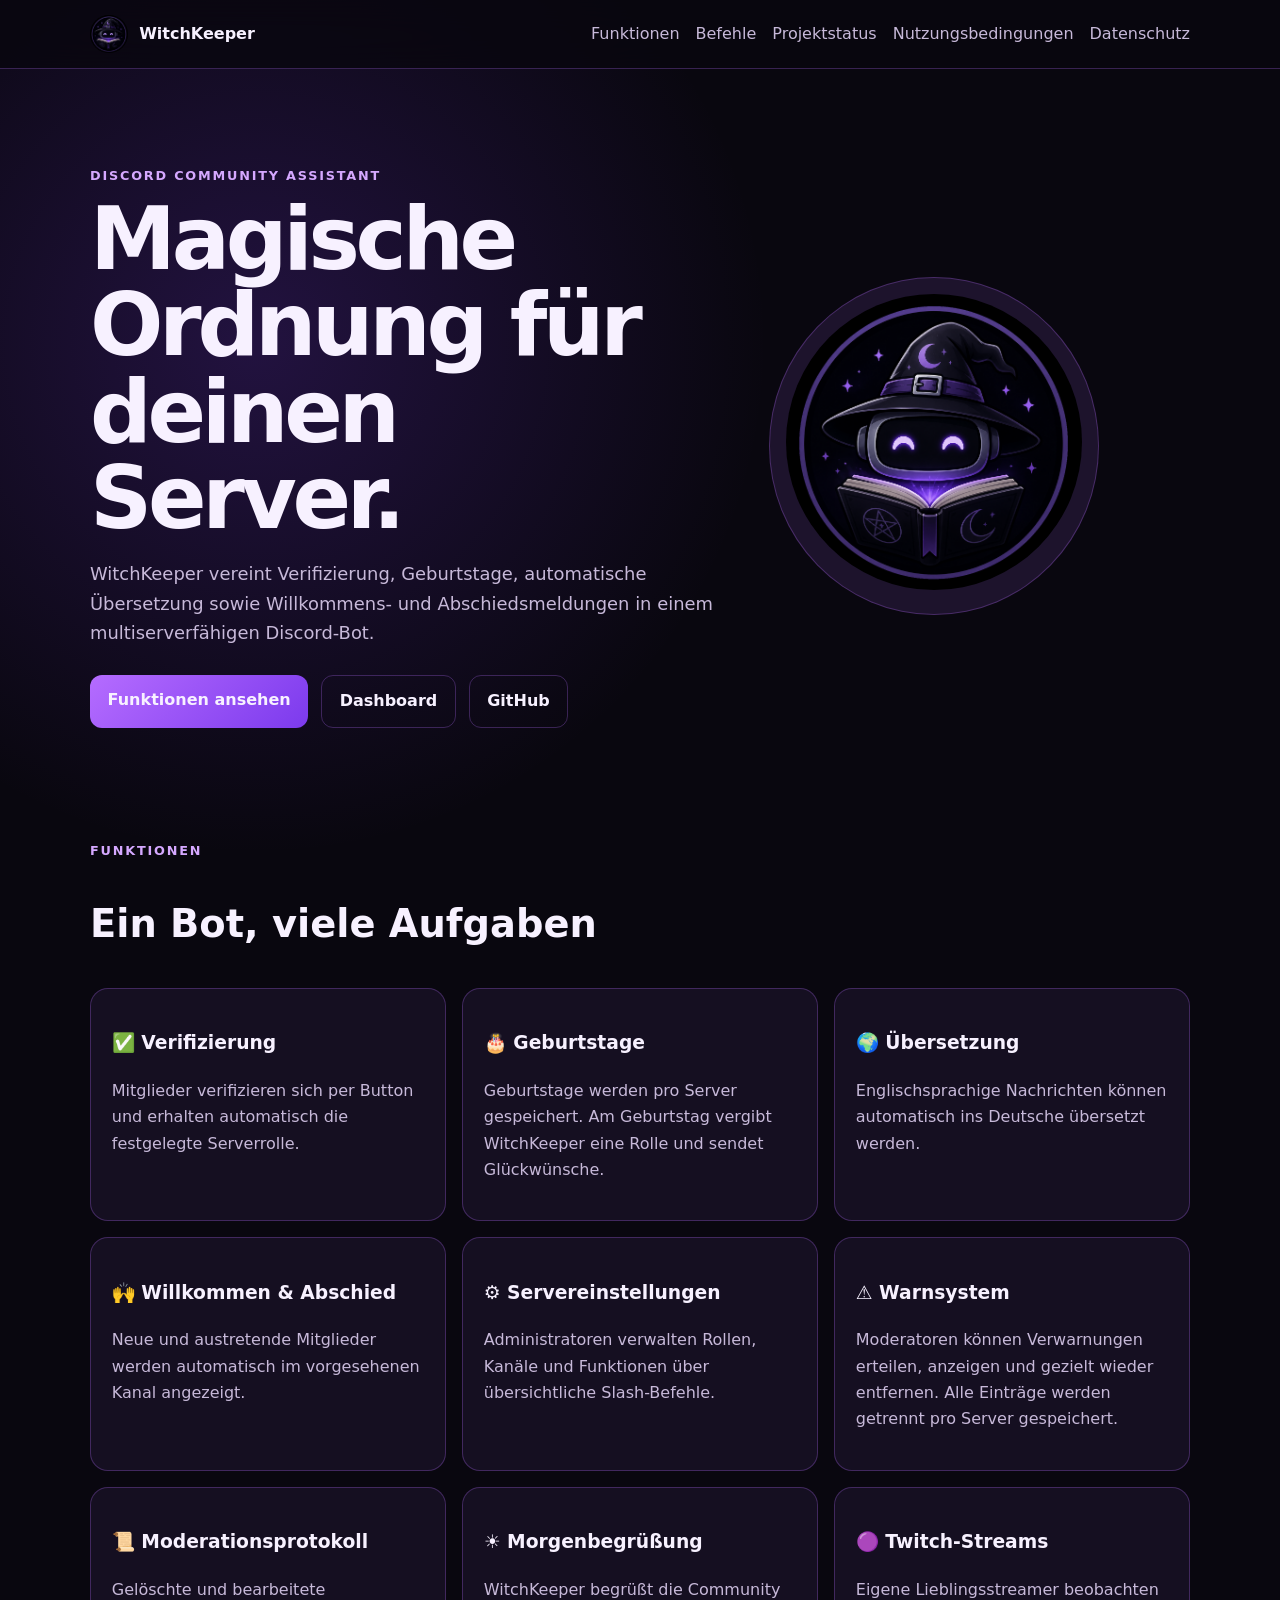
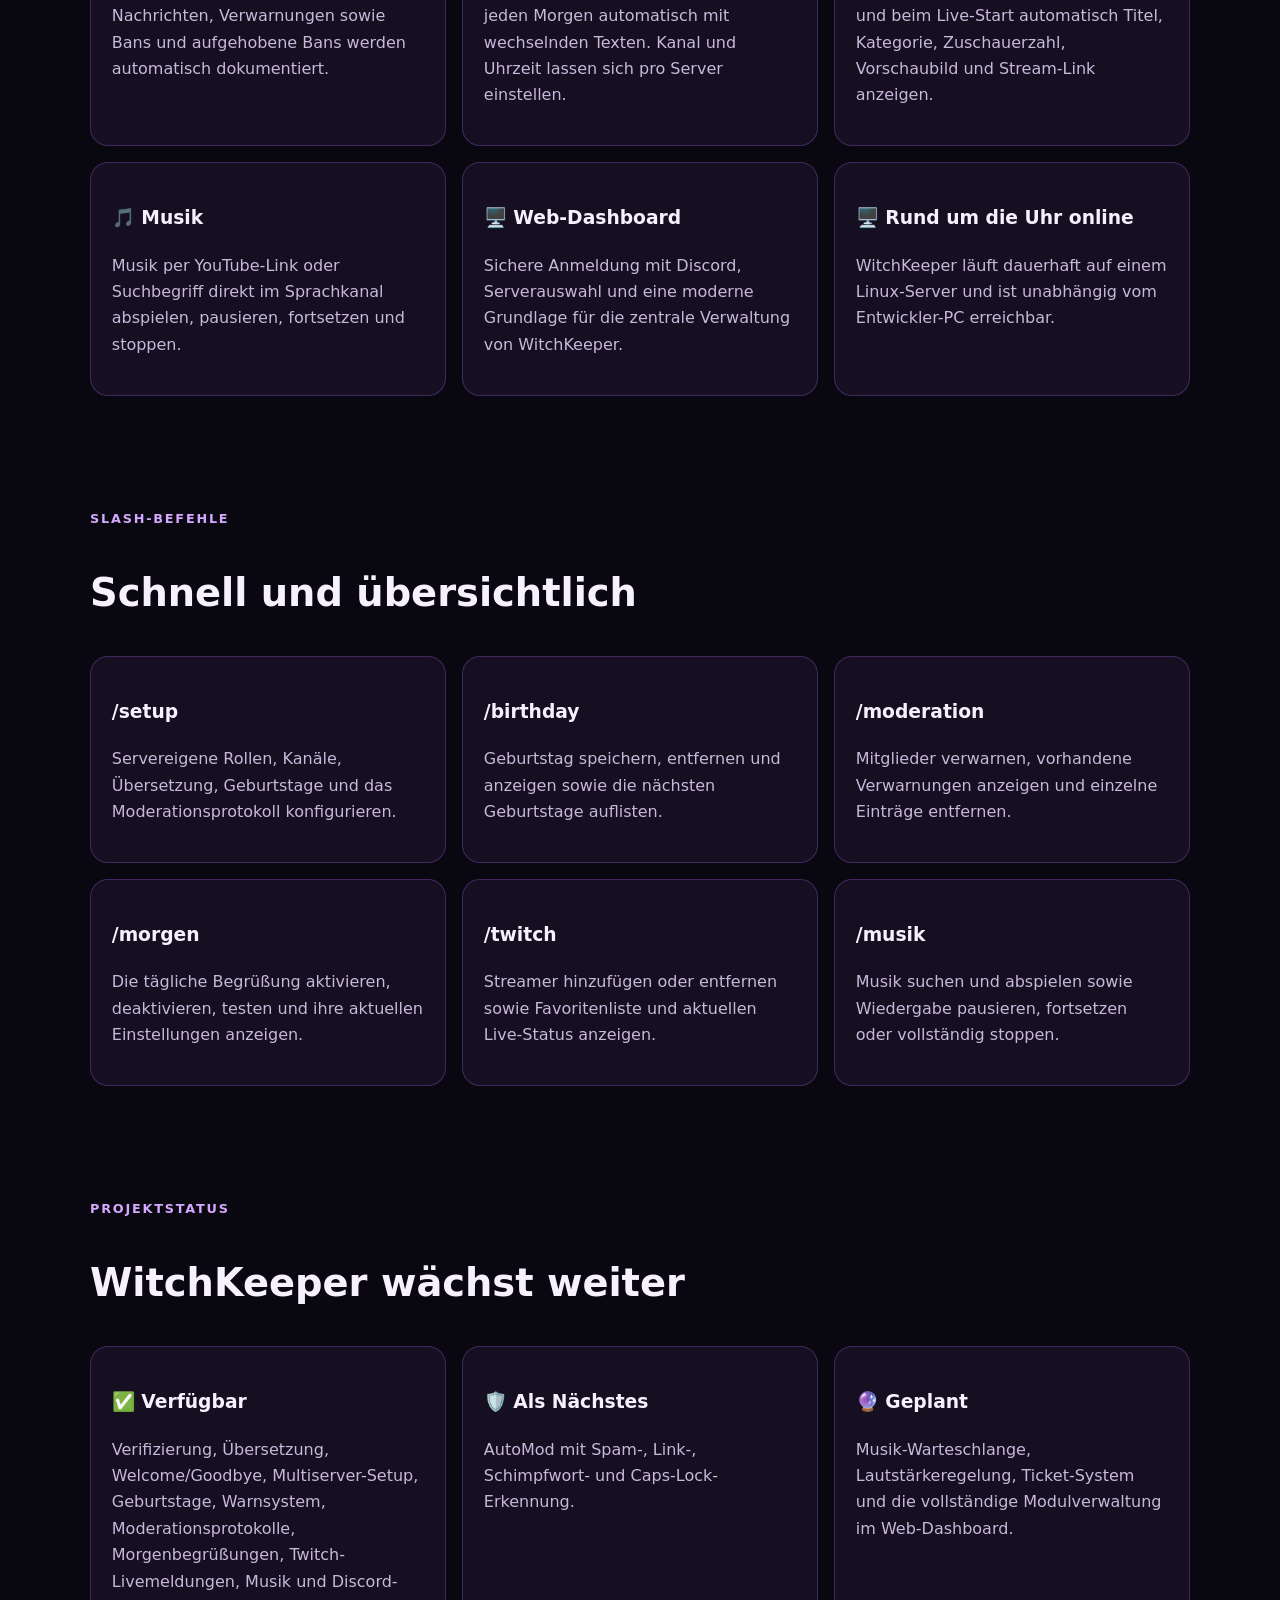
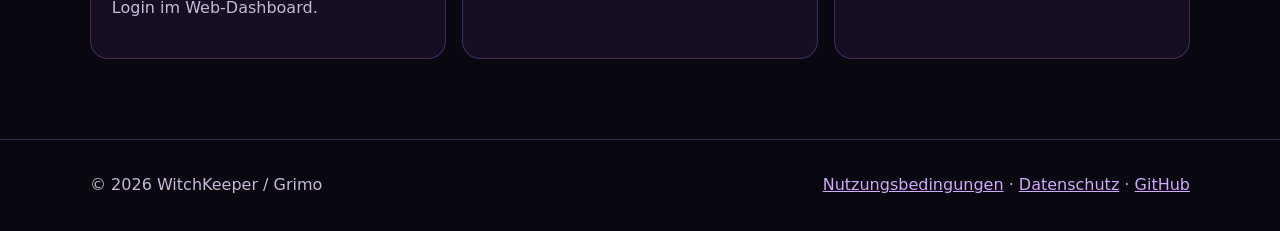
<file: index.html>
<!doctype html>
<html lang="de">
<head>
  <meta charset="utf-8">
  <meta name="viewport" content="width=device-width,initial-scale=1">
  <meta name="description" content="WitchKeeper ist ein vielseitiger Discord-Bot für Verifizierung, Geburtstage, Übersetzung und Community-Verwaltung.">
  <title>WitchKeeper – Discord Community Bot</title>
  <link rel="stylesheet" href="style.css">
</head>
<body>
  <nav>
    <div class="container nav-inner">
      <a class="brand" href="index.html"><img src="logo.png" alt="WitchKeeper Logo">WitchKeeper</a>
      <div class="nav-links">
        <a href="#funktionen">Funktionen</a>
        <a href="#befehle">Befehle</a>
        <a href="#status">Projektstatus</a>
        <a href="terms.html">Nutzungsbedingungen</a>
        <a href="privacy.html">Datenschutz</a>
      </div>
    </div>
  </nav>

  <main class="container">
    <div class="hero">
      <div>
        <div class="eyebrow">Discord Community Assistant</div>
        <h1>Magische Ordnung für deinen Server.</h1>
        <p class="lead">WitchKeeper vereint Verifizierung, Geburtstage, automatische Übersetzung sowie Willkommens- und Abschiedsmeldungen in einem multiserverfähigen Discord-Bot.</p>
        <div class="actions">
          <a class="button primary" href="#funktionen">Funktionen ansehen</a>
          <a class="button" href="https://dashboard.217.154.165.219.nip.io/">Dashboard</a>
          <a class="button" href="https://github.com/B74CKUN1C0RN88/witchkeeper-grimo">GitHub</a>
        </div>
      </div>
      <div class="logo-card"><img src="logo.png" alt="WitchKeeper Logo"></div>
    </div>

    <section id="funktionen">
      <div class="eyebrow">Funktionen</div>
      <h2>Ein Bot, viele Aufgaben</h2>
      <div class="grid">
        <article class="card"><h3>✅ Verifizierung</h3><p>Mitglieder verifizieren sich per Button und erhalten automatisch die festgelegte Serverrolle.</p></article>
        <article class="card"><h3>🎂 Geburtstage</h3><p>Geburtstage werden pro Server gespeichert. Am Geburtstag vergibt WitchKeeper eine Rolle und sendet Glückwünsche.</p></article>
        <article class="card"><h3>🌍 Übersetzung</h3><p>Englischsprachige Nachrichten können automatisch ins Deutsche übersetzt werden.</p></article>
        <article class="card"><h3>🙌 Willkommen & Abschied</h3><p>Neue und austretende Mitglieder werden automatisch im vorgesehenen Kanal angezeigt.</p></article>
        <article class="card"><h3>⚙️ Servereinstellungen</h3><p>Administratoren verwalten Rollen, Kanäle und Funktionen über übersichtliche Slash-Befehle.</p></article>
        <article class="card"><h3>⚠️ Warnsystem</h3><p>Moderatoren können Verwarnungen erteilen, anzeigen und gezielt wieder entfernen. Alle Einträge werden getrennt pro Server gespeichert.</p></article>
        <article class="card"><h3>📜 Moderationsprotokoll</h3><p>Gelöschte und bearbeitete Nachrichten, Verwarnungen sowie Bans und aufgehobene Bans werden automatisch dokumentiert.</p></article>
        <article class="card"><h3>☀️ Morgenbegrüßung</h3><p>WitchKeeper begrüßt die Community jeden Morgen automatisch mit wechselnden Texten. Kanal und Uhrzeit lassen sich pro Server einstellen.</p></article>
        <article class="card"><h3>🟣 Twitch-Streams</h3><p>Eigene Lieblingsstreamer beobachten und beim Live-Start automatisch Titel, Kategorie, Zuschauerzahl, Vorschaubild und Stream-Link anzeigen.</p></article>
        <article class="card"><h3>🎵 Musik</h3><p>Musik per YouTube-Link oder Suchbegriff direkt im Sprachkanal abspielen, pausieren, fortsetzen und stoppen.</p></article>
        <article class="card"><h3>🖥️ Web-Dashboard</h3><p>Sichere Anmeldung mit Discord, Serverauswahl und eine moderne Grundlage für die zentrale Verwaltung von WitchKeeper.</p></article>
        <article class="card"><h3>🖥️ Rund um die Uhr online</h3><p>WitchKeeper läuft dauerhaft auf einem Linux-Server und ist unabhängig vom Entwickler-PC erreichbar.</p></article>
      </div>
    </section>

    <section id="befehle">
      <div class="eyebrow">Slash-Befehle</div>
      <h2>Schnell und übersichtlich</h2>
      <div class="grid">
        <article class="card"><h3>/setup</h3><p>Servereigene Rollen, Kanäle, Übersetzung, Geburtstage und das Moderationsprotokoll konfigurieren.</p></article>
        <article class="card"><h3>/birthday</h3><p>Geburtstag speichern, entfernen und anzeigen sowie die nächsten Geburtstage auflisten.</p></article>
        <article class="card"><h3>/moderation</h3><p>Mitglieder verwarnen, vorhandene Verwarnungen anzeigen und einzelne Einträge entfernen.</p></article>
        <article class="card"><h3>/morgen</h3><p>Die tägliche Begrüßung aktivieren, deaktivieren, testen und ihre aktuellen Einstellungen anzeigen.</p></article>
        <article class="card"><h3>/twitch</h3><p>Streamer hinzufügen oder entfernen sowie Favoritenliste und aktuellen Live-Status anzeigen.</p></article>
        <article class="card"><h3>/musik</h3><p>Musik suchen und abspielen sowie Wiedergabe pausieren, fortsetzen oder vollständig stoppen.</p></article>
      </div>
    </section>

    <section id="status">
      <div class="eyebrow">Projektstatus</div>
      <h2>WitchKeeper wächst weiter</h2>
      <div class="grid">
        <article class="card"><h3>✅ Verfügbar</h3><p>Verifizierung, Übersetzung, Welcome/Goodbye, Multiserver-Setup, Geburtstage, Warnsystem, Moderationsprotokolle, Morgenbegrüßungen, Twitch-Livemeldungen, Musik und Discord-Login im Web-Dashboard.</p></article>
        <article class="card"><h3>🛡️ Als Nächstes</h3><p>AutoMod mit Spam-, Link-, Schimpfwort- und Caps-Lock-Erkennung.</p></article>
        <article class="card"><h3>🔮 Geplant</h3><p>Musik-Warteschlange, Lautstärkeregelung, Ticket-System und die vollständige Modulverwaltung im Web-Dashboard.</p></article>
      </div>
    </section>
  </main>

  <footer>
    <div class="container footer-inner">
      <span>© 2026 WitchKeeper / Grimo</span>
      <span><a href="terms.html">Nutzungsbedingungen</a> · <a href="privacy.html">Datenschutz</a> · <a href="https://github.com/B74CKUN1C0RN88/witchkeeper-grimo">GitHub</a></span>
    </div>
  </footer>
</body>
</html>
</file>
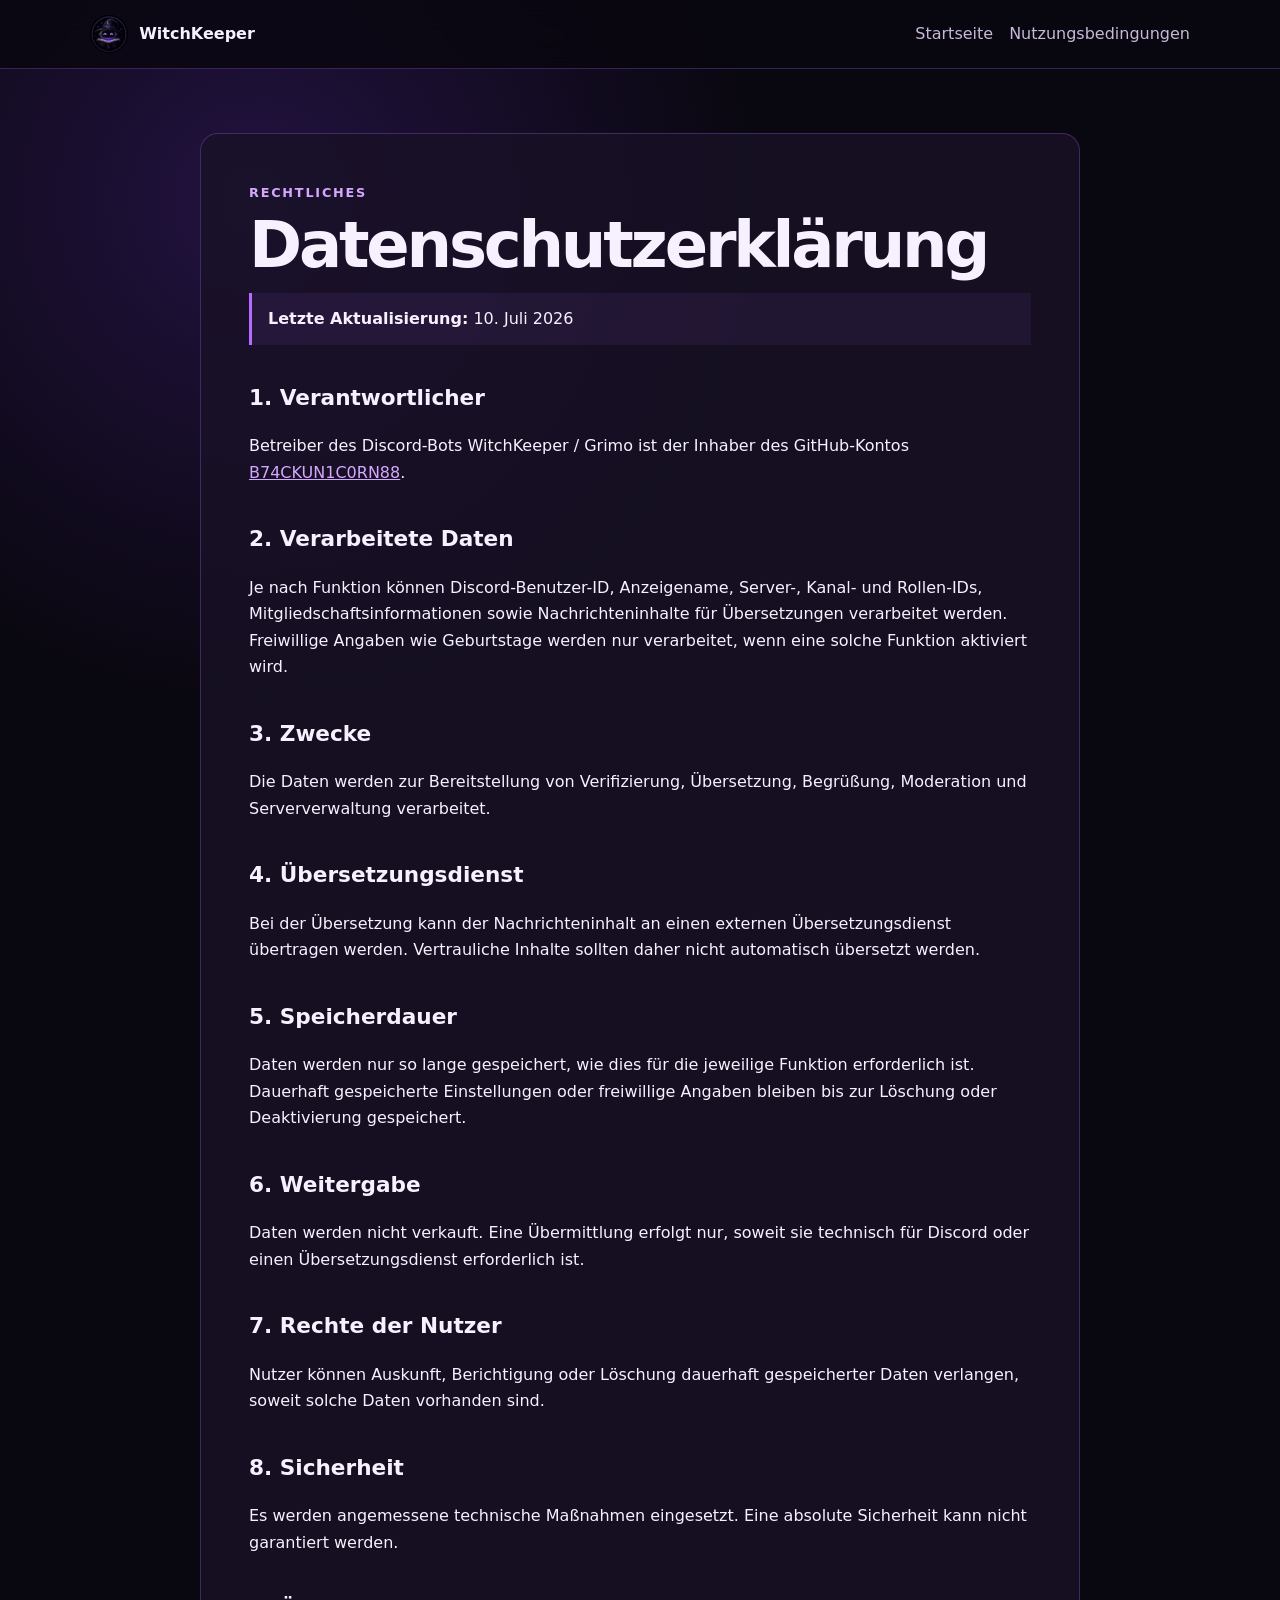
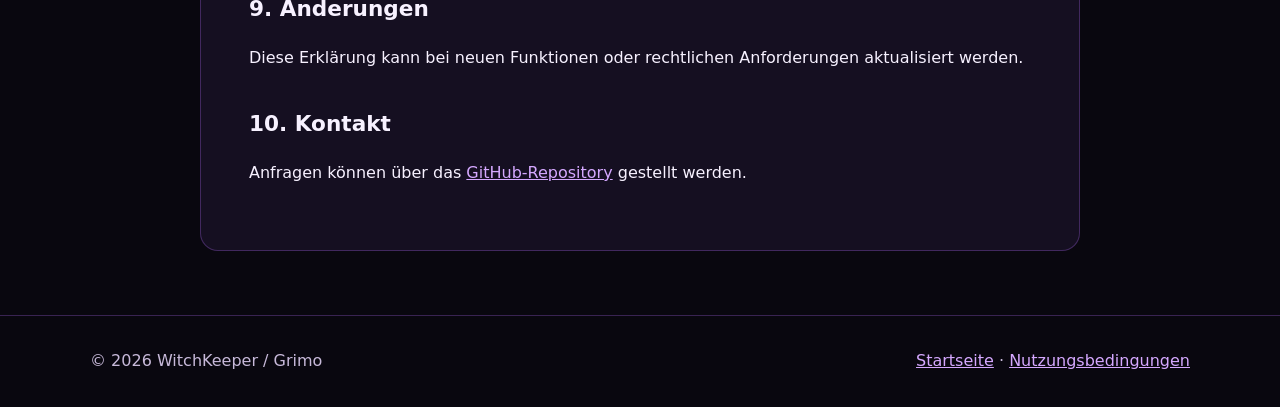
<file: privacy.html>
<!doctype html><html lang="de"><head><meta charset="utf-8"><meta name="viewport" content="width=device-width,initial-scale=1"><title>Datenschutzerklärung – WitchKeeper</title><link rel="stylesheet" href="style.css"></head><body><nav><div class="container nav-inner"><a class="brand" href="index.html"><img src="logo.png" alt="Logo">WitchKeeper</a><div class="nav-links"><a href="index.html">Startseite</a><a href="terms.html">Nutzungsbedingungen</a></div></div></nav><main class="container"><article class="legal"><div class="eyebrow">Rechtliches</div><h1>Datenschutzerklärung</h1><p class="notice"><strong>Letzte Aktualisierung:</strong> 10. Juli 2026</p><h2>1. Verantwortlicher</h2><p>Betreiber des Discord-Bots WitchKeeper / Grimo ist der Inhaber des GitHub-Kontos <a href="https://github.com/B74CKUN1C0RN88">B74CKUN1C0RN88</a>.</p><h2>2. Verarbeitete Daten</h2><p>Je nach Funktion können Discord-Benutzer-ID, Anzeigename, Server-, Kanal- und Rollen-IDs, Mitgliedschaftsinformationen sowie Nachrichteninhalte für Übersetzungen verarbeitet werden. Freiwillige Angaben wie Geburtstage werden nur verarbeitet, wenn eine solche Funktion aktiviert wird.</p><h2>3. Zwecke</h2><p>Die Daten werden zur Bereitstellung von Verifizierung, Übersetzung, Begrüßung, Moderation und Serververwaltung verarbeitet.</p><h2>4. Übersetzungsdienst</h2><p>Bei der Übersetzung kann der Nachrichteninhalt an einen externen Übersetzungsdienst übertragen werden. Vertrauliche Inhalte sollten daher nicht automatisch übersetzt werden.</p><h2>5. Speicherdauer</h2><p>Daten werden nur so lange gespeichert, wie dies für die jeweilige Funktion erforderlich ist. Dauerhaft gespeicherte Einstellungen oder freiwillige Angaben bleiben bis zur Löschung oder Deaktivierung gespeichert.</p><h2>6. Weitergabe</h2><p>Daten werden nicht verkauft. Eine Übermittlung erfolgt nur, soweit sie technisch für Discord oder einen Übersetzungsdienst erforderlich ist.</p><h2>7. Rechte der Nutzer</h2><p>Nutzer können Auskunft, Berichtigung oder Löschung dauerhaft gespeicherter Daten verlangen, soweit solche Daten vorhanden sind.</p><h2>8. Sicherheit</h2><p>Es werden angemessene technische Maßnahmen eingesetzt. Eine absolute Sicherheit kann nicht garantiert werden.</p><h2>9. Änderungen</h2><p>Diese Erklärung kann bei neuen Funktionen oder rechtlichen Anforderungen aktualisiert werden.</p><h2>10. Kontakt</h2><p>Anfragen können über das <a href="https://github.com/B74CKUN1C0RN88/witchkeeper-grimo">GitHub-Repository</a> gestellt werden.</p></article></main><footer><div class="container footer-inner"><span>© 2026 WitchKeeper / Grimo</span><span><a href="index.html">Startseite</a> · <a href="terms.html">Nutzungsbedingungen</a></span></div></footer></body></html>
</file>
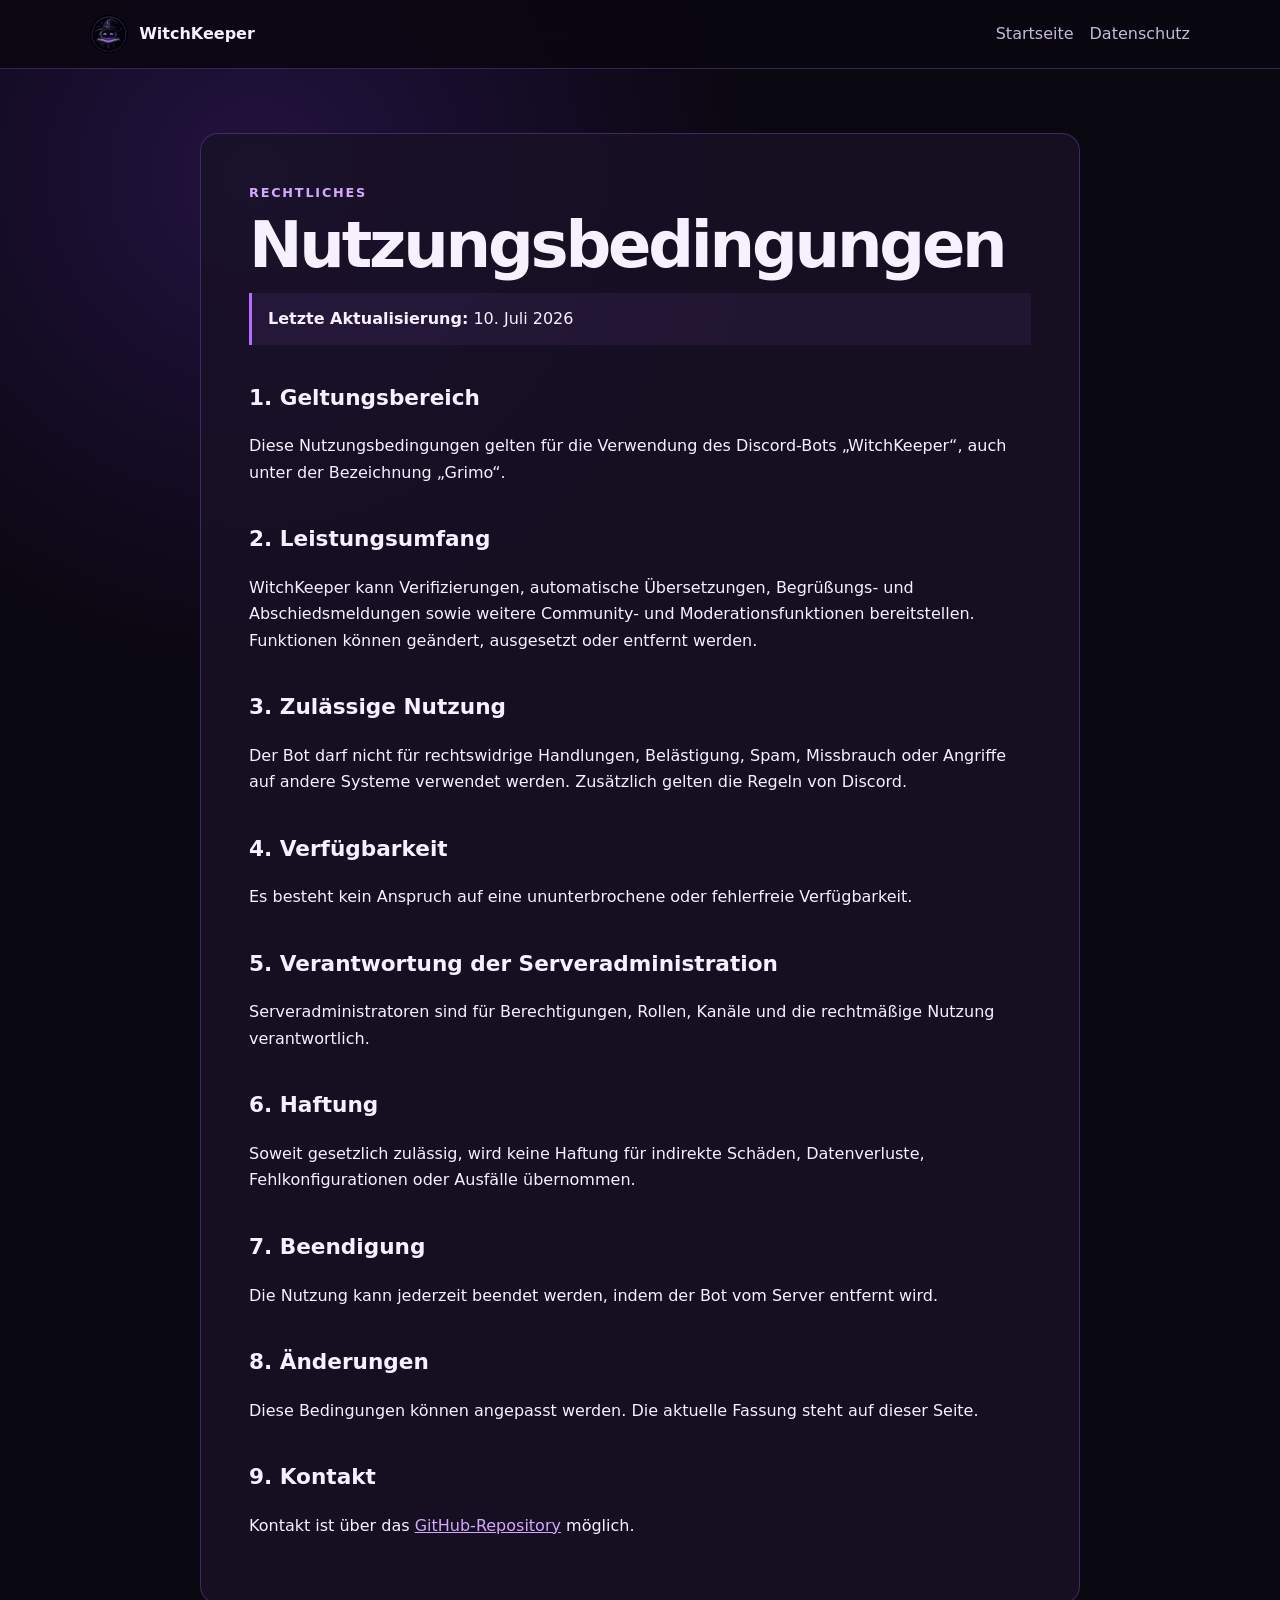
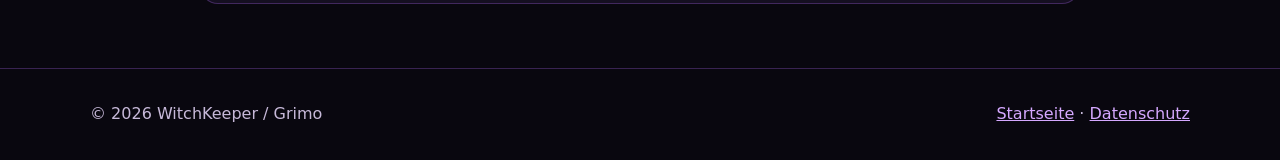
<file: terms.html>
<!doctype html><html lang="de"><head><meta charset="utf-8"><meta name="viewport" content="width=device-width,initial-scale=1"><title>Nutzungsbedingungen – WitchKeeper</title><link rel="stylesheet" href="style.css"></head><body><nav><div class="container nav-inner"><a class="brand" href="index.html"><img src="logo.png" alt="Logo">WitchKeeper</a><div class="nav-links"><a href="index.html">Startseite</a><a href="privacy.html">Datenschutz</a></div></div></nav><main class="container"><article class="legal"><div class="eyebrow">Rechtliches</div><h1>Nutzungsbedingungen</h1><p class="notice"><strong>Letzte Aktualisierung:</strong> 10. Juli 2026</p><h2>1. Geltungsbereich</h2><p>Diese Nutzungsbedingungen gelten für die Verwendung des Discord-Bots „WitchKeeper“, auch unter der Bezeichnung „Grimo“.</p><h2>2. Leistungsumfang</h2><p>WitchKeeper kann Verifizierungen, automatische Übersetzungen, Begrüßungs- und Abschiedsmeldungen sowie weitere Community- und Moderationsfunktionen bereitstellen. Funktionen können geändert, ausgesetzt oder entfernt werden.</p><h2>3. Zulässige Nutzung</h2><p>Der Bot darf nicht für rechtswidrige Handlungen, Belästigung, Spam, Missbrauch oder Angriffe auf andere Systeme verwendet werden. Zusätzlich gelten die Regeln von Discord.</p><h2>4. Verfügbarkeit</h2><p>Es besteht kein Anspruch auf eine ununterbrochene oder fehlerfreie Verfügbarkeit.</p><h2>5. Verantwortung der Serveradministration</h2><p>Serveradministratoren sind für Berechtigungen, Rollen, Kanäle und die rechtmäßige Nutzung verantwortlich.</p><h2>6. Haftung</h2><p>Soweit gesetzlich zulässig, wird keine Haftung für indirekte Schäden, Datenverluste, Fehlkonfigurationen oder Ausfälle übernommen.</p><h2>7. Beendigung</h2><p>Die Nutzung kann jederzeit beendet werden, indem der Bot vom Server entfernt wird.</p><h2>8. Änderungen</h2><p>Diese Bedingungen können angepasst werden. Die aktuelle Fassung steht auf dieser Seite.</p><h2>9. Kontakt</h2><p>Kontakt ist über das <a href="https://github.com/B74CKUN1C0RN88/witchkeeper-grimo">GitHub-Repository</a> möglich.</p></article></main><footer><div class="container footer-inner"><span>© 2026 WitchKeeper / Grimo</span><span><a href="index.html">Startseite</a> · <a href="privacy.html">Datenschutz</a></span></div></footer></body></html>
</file>
<file: style.css>
:root{--bg:#09070f;--panel:rgba(25,18,38,.82);--text:#f7f1ff;--muted:#c7b9d9;--primary:#b56cff;--primary2:#7c3aed;--border:rgba(181,108,255,.28)}*{box-sizing:border-box}body{margin:0;font-family:Inter,system-ui,sans-serif;color:var(--text);background:radial-gradient(circle at 20% 10%,rgba(124,58,237,.22),transparent 32rem),var(--bg);line-height:1.65}a{color:#d5a8ff}.container{width:min(1100px,calc(100% - 2rem));margin:auto}nav{position:sticky;top:0;background:rgba(9,7,15,.82);backdrop-filter:blur(16px);border-bottom:1px solid var(--border);z-index:10}.nav-inner{min-height:68px;display:flex;align-items:center;justify-content:space-between;gap:1rem}.brand{display:flex;align-items:center;gap:.7rem;color:var(--text);text-decoration:none;font-weight:800}.brand img{width:38px;height:38px;border-radius:50%;object-fit:cover}.nav-links{display:flex;gap:1rem;flex-wrap:wrap}.nav-links a{text-decoration:none;color:var(--muted)}.hero{padding:6rem 0 5rem;display:grid;grid-template-columns:1.2fr .8fr;gap:3rem;align-items:center}.eyebrow{color:#d5a8ff;font-weight:800;letter-spacing:.14em;text-transform:uppercase;font-size:.8rem}h1{font-size:clamp(2.6rem,7vw,5.4rem);line-height:1;letter-spacing:-.05em;margin:.6rem 0 1rem}h2{font-size:clamp(1.7rem,4vw,2.4rem)}.lead{color:var(--muted);font-size:1.12rem}.actions{display:flex;gap:.8rem;flex-wrap:wrap;margin-top:1.7rem}.button{padding:.75rem 1.1rem;border-radius:12px;border:1px solid var(--border);text-decoration:none;font-weight:800;color:var(--text)}.button.primary{border:0;background:linear-gradient(135deg,var(--primary),var(--primary2))}.logo-card{width:min(330px,78vw);aspect-ratio:1;padding:1rem;border-radius:50%;border:1px solid var(--border);background:rgba(181,108,255,.12)}.logo-card img{width:100%;height:100%;border-radius:50%;object-fit:cover}section{padding:2rem 0 5rem}.grid{display:grid;grid-template-columns:repeat(3,1fr);gap:1rem}.card,.legal{background:var(--panel);border:1px solid var(--border);border-radius:18px}.card{padding:1.3rem}.card p{color:var(--muted)}.legal{max-width:880px;margin:4rem auto;padding:clamp(1.2rem,4vw,3rem)}.legal h1{font-size:clamp(2.2rem,6vw,4rem)}.legal h2{margin-top:2.2rem;font-size:1.35rem}.notice{border-left:3px solid var(--primary);padding:.8rem 1rem;background:rgba(181,108,255,.08)}footer{border-top:1px solid var(--border);padding:2rem 0;color:var(--muted)}.footer-inner{display:flex;justify-content:space-between;gap:1rem;flex-wrap:wrap}@media(max-width:760px){.hero{grid-template-columns:1fr;text-align:center;padding-top:4rem}.logo-card{grid-row:1;margin:auto}.grid{grid-template-columns:1fr}.nav-inner{padding:.8rem 0;align-items:flex-start}}
</file>
